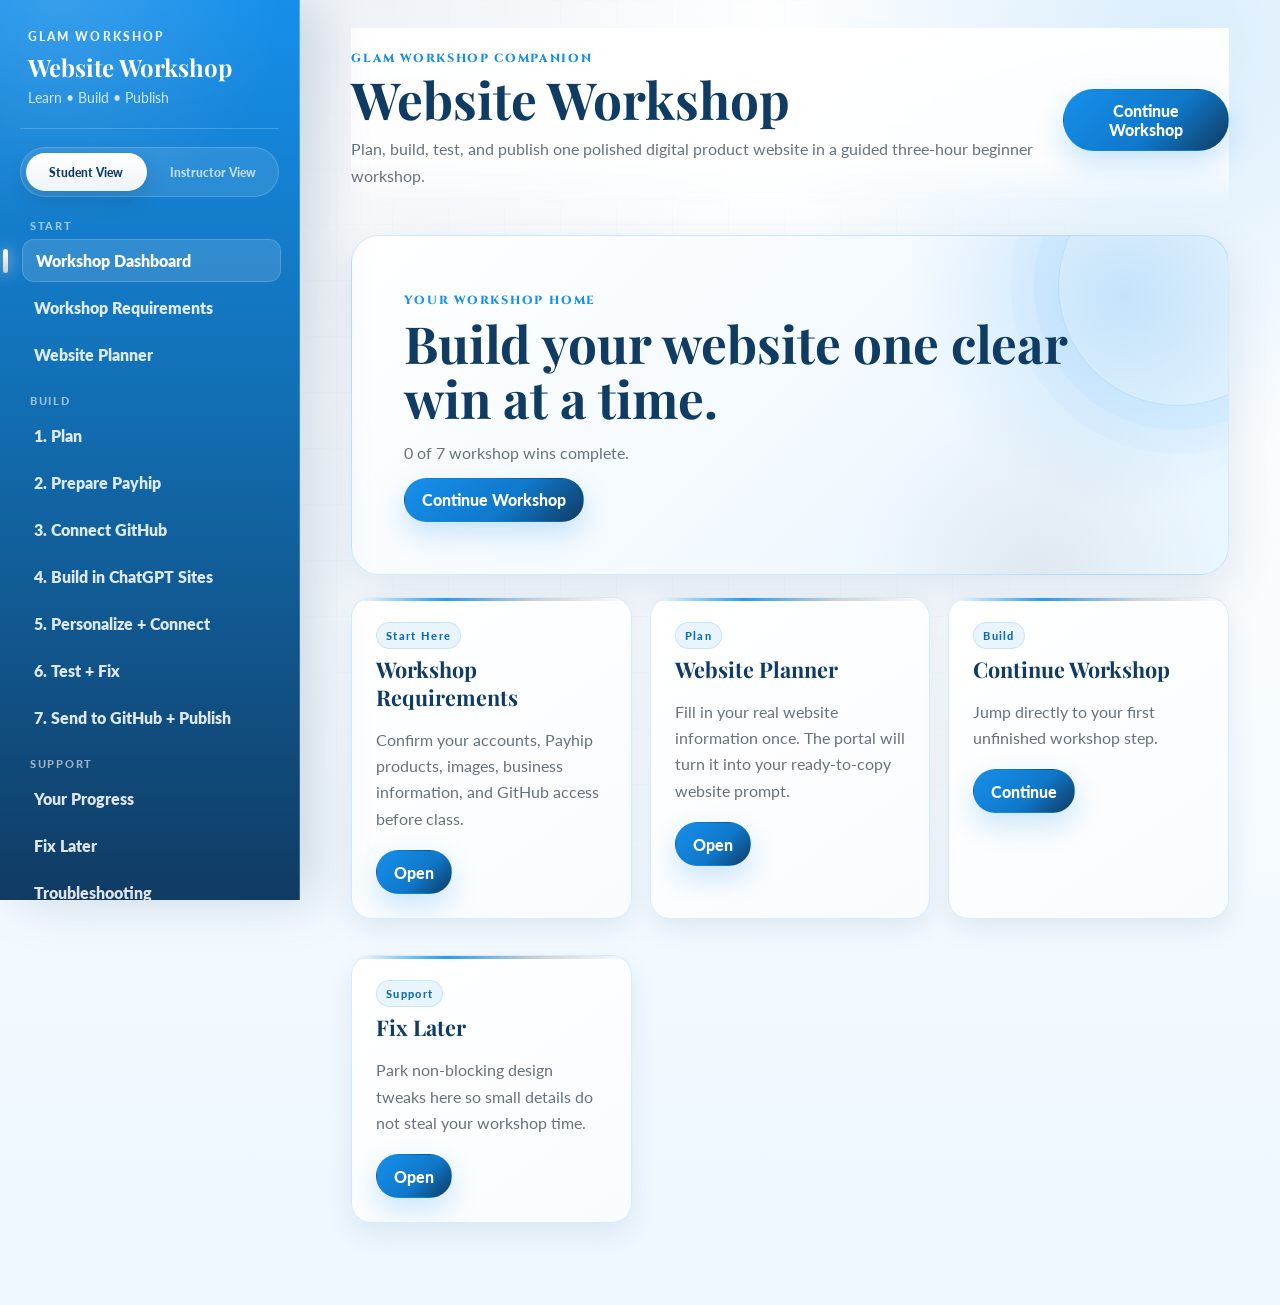
<file: index.html>
<!doctype html>
<html lang="en">
  <head>
    <meta charset="utf-8" />
    <meta name="viewport" content="width=device-width,initial-scale=1" />
    <meta
      name="description"
      content="Glam Website Workshop companion for planning, building, testing, and publishing a digital product website."
    />
    <title>Website Workshop</title>
<link rel="manifest" href="manifest.json">
<meta name="theme-color" content="#f8fbfd">
<meta name="apple-mobile-web-app-title" content="Website Workshop">
<meta name="mobile-web-app-capable" content="yes">
<link rel="apple-touch-icon" href="apple-touch-icon.png">
<link rel="icon" type="image/png" sizes="192x192" href="icon-192.png">

    <link rel="preconnect" href="https://fonts.googleapis.com" />
    <link rel="preconnect" href="https://fonts.gstatic.com" crossorigin />
    <link
      href="https://fonts.googleapis.com/css2?family=Cinzel:wght@600;700;800&family=Lato:wght@400;700;900&family=Playfair+Display:wght@600;700;800&display=swap"
      rel="stylesheet"
    />

    <link rel="stylesheet" href="css/style.css" />
  </head>

  <body>
    <button id="menuBtn" class="menu" aria-label="Open menu">☰</button>

    <aside id="sidebar">
      <div class="brand">
        <span class="brand-kicker">GLAM WORKSHOP</span>
        <h2 id="sideTitle"></h2>
        <p>Learn • Build • Publish</p>
      </div>

      <div class="view-switcher" aria-label="Portal view">
        <button id="studentViewBtn" class="view-btn active" type="button">
          Student View
        </button>
        <button id="instructorViewBtn" class="view-btn" type="button">
          Instructor View
        </button>
      </div>

      <nav id="nav"></nav>

      <div class="progress">
        <div class="progress-head">
          <span>Workshop Progress</span>
          <strong id="progressText">0% complete</strong>
        </div>
        <div class="progress-track">
          <i id="progressBar"></i>
        </div>
      </div>
    </aside>

    <main>
      <header class="top-header">
        <div>
          <p id="eyebrow"></p>
          <h1 id="pageTitle"></h1>
          <p id="pageIntro"></p>
        </div>
        <button id="continueBtn" class="continue-btn" type="button">
          Continue Workshop
        </button>
      </header>

      <div id="page"></div>
    </main>

    <div id="toast" role="status" aria-live="polite"></div>

    <script src="js/workshop-settings.js"></script>
    <script src="js/app.js"></script>
  </body>
</html>
</file>
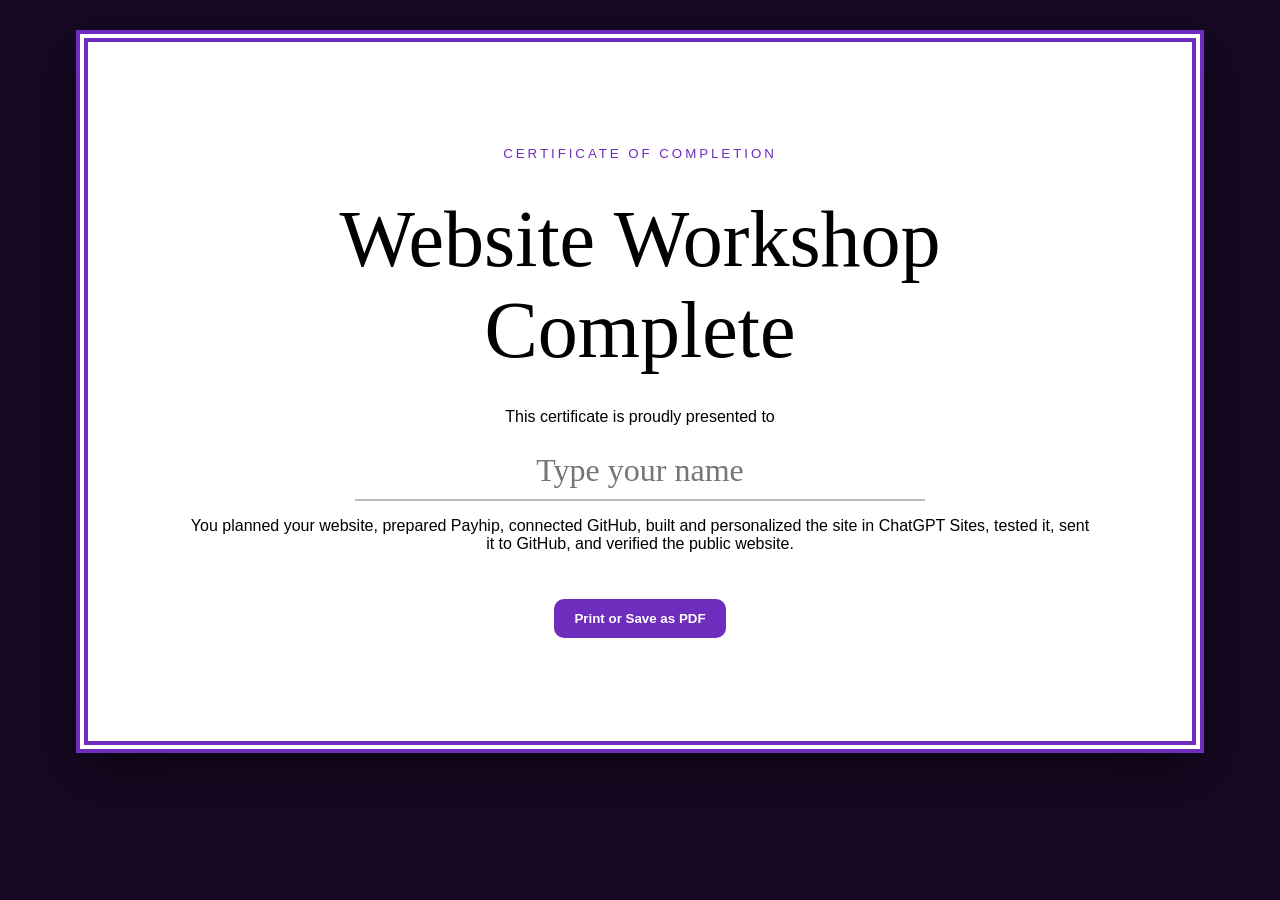
<file: diploma.html>
<!doctype html>
<html lang="en">
  <head>
    <meta charset="utf-8" />
    <meta name="viewport" content="width=device-width,initial-scale=1" />
    <title>Workshop Diploma</title>
    <style>
      body {
        margin: 0;
        background: #180824;
        font-family: Arial, sans-serif;
        padding: 30px;
      }
      .d {
        max-width: 900px;
        margin: auto;
        background: white;
        border: 12px double #6f2dbd;
        padding: 8vw;
        text-align: center;
        box-shadow: 0 20px 60px #0008;
      }
      .d small {
        letter-spacing: 0.22em;
        color: #6f2dbd;
      }
      .d h1 {
        font:
          clamp(2.4rem, 7vw, 5rem) Georgia,
          serif;
        margin: 0.4em 0;
      }
      .d input {
        border: 0;
        border-bottom: 2px solid #bbb;
        text-align: center;
        font: 2rem Georgia;
        width: min(100%, 550px);
        padding: 10px;
      }
      .d button {
        margin-top: 30px;
        background: #6f2dbd;
        color: #fff;
        border: 0;
        border-radius: 10px;
        padding: 12px 20px;
        font-weight: bold;
      }
      @media print {
        body {
          background: white;
          padding: 0;
        }
        .d {
          box-shadow: none;
        }
        .d button {
          display: none;
        }
      }
    </style>
  </head>
  <body>
    <div class="d">
      <small>CERTIFICATE OF COMPLETION</small>
      <h1 id="title">Workshop Complete</h1>
      <p>This certificate is proudly presented to</p>
      <input aria-label="Student name" placeholder="Type your name" />
      <p id="message">for successfully completing the workshop.</p>
      <button onclick="print()">Print or Save as PDF</button>
    </div>
    <script src="js/workshop-settings.js"></script>
    <script>
      const c = WORKSHOP_SETTINGS;
      document.title = c.completion.title;
      document.querySelector("#title").textContent = c.completion.title;
      document.querySelector("#message").textContent = c.completion.message;
    </script>
  </body>
</html>
</file>
<file: css/style.css>
:root {
  --sapphire: #168fea;
  --deep-sapphire: #103b63;
  --silver: #c9ced6;
  --silver-bright: #eef2f7;
  --white: #ffffff;
  --black: #171a1e;
  --ink: #1c2730;
  --muted: #66727d;
  --soft: #f6fbff;
  --soft-blue: #edf7ff;
  --line: rgba(22, 143, 234, 0.18);
  --line-strong: rgba(22, 143, 234, 0.34);
  --shadow: 0 18px 50px rgba(16, 59, 99, 0.12);
  --shadow-soft: 0 10px 28px rgba(16, 59, 99, 0.09);
  --radius-xl: 28px;
  --radius-lg: 20px;
  --radius-md: 14px;
  --sidebar: 300px;
}

*,
*::before,
*::after {
  box-sizing: border-box;
}

html {
  scroll-behavior: smooth;
}

body {
  margin: 0;
  min-height: 100vh;
  font-family: "Lato", Arial, sans-serif;
  color: var(--ink);
  background:
    radial-gradient(circle at 92% 3%, rgba(22, 143, 234, 0.16), transparent 24%),
    radial-gradient(circle at 30% 0%, rgba(238, 242, 247, 0.95), transparent 26%),
    linear-gradient(180deg, #ffffff 0%, #f8fcff 48%, #edf7ff 100%);
}

body::before {
  content: "";
  position: fixed;
  inset: 0;
  pointer-events: none;
  z-index: -1;
  background:
    linear-gradient(rgba(16, 59, 99, 0.025) 1px, transparent 1px),
    linear-gradient(90deg, rgba(16, 59, 99, 0.025) 1px, transparent 1px);
  background-size: 56px 56px;
  mask-image: radial-gradient(circle at center, black, transparent 82%);
}

button,
input,
textarea,
select {
  font: inherit;
}

button,
.button {
  cursor: pointer;
}

a {
  color: inherit;
}

/* SIDEBAR */

aside#sidebar {
  position: fixed;
  inset: 0 auto 0 0;
  width: var(--sidebar);
  min-height: 100vh;
  padding: 26px 20px 30px;
  overflow-y: auto;
  color: var(--white);
  background:
    radial-gradient(circle at 20% 0%, rgba(255, 255, 255, 0.14), transparent 24%),
    linear-gradient(180deg, #168fea 0%, #126fb4 44%, #103b63 100%);
  border-right: 1px solid rgba(255, 255, 255, 0.18);
  box-shadow: 18px 0 50px rgba(16, 59, 99, 0.18);
  z-index: 20;
}

.brand {
  padding: 4px 8px 22px;
  border-bottom: 1px solid rgba(255, 255, 255, 0.2);
}

.brand-kicker {
  display: block;
  margin-bottom: 8px;
  color: var(--silver-bright);
  font-size: 0.72rem;
  font-weight: 900;
  letter-spacing: 0.18em;
}

.brand h2 {
  margin: 0;
  font-family: "Playfair Display", Georgia, serif;
  font-size: 1.5rem;
}

.brand p {
  margin: 7px 0 0;
  color: rgba(255, 255, 255, 0.78);
  font-size: 0.85rem;
}

.view-switcher {
  display: grid;
  grid-template-columns: 1fr 1fr;
  gap: 6px;
  margin: 18px 0 22px;
  padding: 5px;
  border: 1px solid rgba(255, 255, 255, 0.18);
  border-radius: 999px;
  background: rgba(255, 255, 255, 0.1);
}

.view-btn {
  min-height: 38px;
  border: 0;
  border-radius: 999px;
  color: rgba(255, 255, 255, 0.72);
  background: transparent;
  font-size: 0.78rem;
  font-weight: 900;
}

.view-btn.active {
  color: var(--deep-sapphire);
  background: linear-gradient(180deg, #ffffff, #eef4f8);
  box-shadow: 0 8px 22px rgba(0, 0, 0, 0.12);
}

.nav-group {
  margin: 18px 0;
}

.nav-heading {
  display: block;
  margin: 0 10px 7px;
  color: rgba(255, 255, 255, 0.58);
  font-size: 0.67rem;
  font-weight: 900;
  letter-spacing: 0.16em;
}

.nav-btn {
  position: relative;
  display: block;
  width: 100%;
  min-height: 43px;
  margin: 4px 0;
  padding: 10px 13px;
  border: 1px solid transparent;
  border-radius: 12px;
  color: rgba(255, 255, 255, 0.86);
  background: transparent;
  text-align: left;
  font-weight: 800;
  transition: 180ms ease;
}

.nav-btn:hover,
.nav-btn.active {
  color: var(--white);
  background: rgba(255, 255, 255, 0.13);
  border-color: rgba(255, 255, 255, 0.16);
  transform: translateX(2px);
}

.nav-btn.active::before {
  content: "";
  position: absolute;
  left: -20px;
  top: 50%;
  width: 5px;
  height: 24px;
  transform: translateY(-50%);
  border-radius: 999px;
  background: linear-gradient(180deg, #ffffff, #c9ced6);
  box-shadow: 0 0 16px rgba(255, 255, 255, 0.8);
}

.progress {
  margin-top: 26px;
  padding: 16px;
  border-radius: 16px;
  background: rgba(255, 255, 255, 0.1);
  border: 1px solid rgba(255, 255, 255, 0.16);
}

.progress-head {
  display: flex;
  justify-content: space-between;
  gap: 10px;
  font-size: 0.77rem;
}

.progress-track {
  height: 8px;
  margin-top: 10px;
  overflow: hidden;
  border-radius: 999px;
  background: rgba(255, 255, 255, 0.18);
}

.progress-track i {
  display: block;
  width: 0;
  height: 100%;
  background: linear-gradient(90deg, #ffffff, #cfd8e3);
  transition: width 250ms ease;
}

/* MAIN */

main {
  margin-left: var(--sidebar);
  min-height: 100vh;
  padding: 28px clamp(22px, 4vw, 64px) 64px;
}

.top-header {
  position: sticky;
  top: 0;
  z-index: 10;
  display: flex;
  align-items: center;
  justify-content: space-between;
  gap: 24px;
  margin-bottom: 28px;
  padding: 22px 0 18px;
  background: linear-gradient(
    180deg,
    rgba(255, 255, 255, 0.96),
    rgba(255, 255, 255, 0.82) 75%,
    transparent
  );
  backdrop-filter: blur(16px);
}

#eyebrow {
  margin: 0 0 7px;
  color: var(--sapphire);
  font-family: "Cinzel", Georgia, serif;
  font-size: 0.74rem;
  font-weight: 800;
  letter-spacing: 0.14em;
  text-transform: uppercase;
}

#pageTitle {
  max-width: 920px;
  margin: 0;
  color: var(--deep-sapphire);
  font-family: "Playfair Display", Georgia, serif;
  font-size: clamp(2.15rem, 4vw, 4.3rem);
  line-height: 1.04;
}

#pageIntro {
  max-width: 800px;
  margin: 10px 0 0;
  color: var(--muted);
  line-height: 1.65;
}

.continue-btn,
.primary,
.secondary,
.button {
  display: inline-flex;
  align-items: center;
  justify-content: center;
  min-height: 44px;
  padding: 11px 17px;
  border-radius: 999px;
  border: 1px solid transparent;
  text-decoration: none;
  font-weight: 900;
  transition: 180ms ease;
}

.continue-btn,
.primary {
  color: var(--white);
  background: linear-gradient(135deg, #168fea 0%, #0f78ca 58%, #103b63 100%);
  box-shadow: 0 12px 28px rgba(22, 143, 234, 0.22);
}

.continue-btn:hover,
.primary:hover {
  transform: translateY(-2px);
  box-shadow: 0 17px 36px rgba(22, 143, 234, 0.3);
}

.secondary {
  color: var(--deep-sapphire);
  background: linear-gradient(180deg, #ffffff, #eef4f8);
  border-color: rgba(16, 59, 99, 0.14);
}

.secondary:hover {
  border-color: var(--line-strong);
  transform: translateY(-1px);
}

/* HERO */

.hero-panel {
  position: relative;
  overflow: hidden;
  margin-bottom: 22px;
  padding: clamp(28px, 5vw, 52px);
  border: 1px solid var(--line);
  border-radius: var(--radius-xl);
  background:
    radial-gradient(circle at 88% 18%, rgba(22, 143, 234, 0.2), transparent 26%),
    radial-gradient(circle at 78% 100%, rgba(201, 206, 214, 0.36), transparent 24%),
    linear-gradient(135deg, #ffffff 0%, #f2f9ff 58%, #e9f6ff 100%);
  box-shadow: var(--shadow);
}

.hero-panel::after {
  content: "";
  position: absolute;
  width: 240px;
  height: 240px;
  right: -70px;
  top: -70px;
  border-radius: 50%;
  border: 1px solid rgba(22, 143, 234, 0.15);
  box-shadow:
    0 0 0 24px rgba(22, 143, 234, 0.04),
    0 0 0 48px rgba(22, 143, 234, 0.025);
}

.hero-kicker {
  color: var(--sapphire);
  font-family: "Cinzel", Georgia, serif;
  font-size: 0.74rem;
  font-weight: 800;
  letter-spacing: 0.15em;
}

.hero-panel h2 {
  position: relative;
  z-index: 1;
  max-width: 720px;
  margin: 8px 0 12px;
  color: var(--deep-sapphire);
  font-family: "Playfair Display", Georgia, serif;
  font-size: clamp(2rem, 4vw, 3.4rem);
  line-height: 1.08;
}

.hero-panel p {
  position: relative;
  z-index: 1;
  color: var(--muted);
}

/* CARDS */

.grid {
  display: grid;
  grid-template-columns: repeat(auto-fit, minmax(245px, 1fr));
  gap: 18px;
}

.card {
  position: relative;
  overflow: hidden;
  margin-bottom: 18px;
  padding: 24px;
  border: 1px solid rgba(22, 143, 234, 0.16);
  border-radius: var(--radius-lg);
  background:
    linear-gradient(145deg, rgba(255, 255, 255, 0.98), rgba(248, 252, 255, 0.98));
  box-shadow: var(--shadow-soft);
}

.card::before {
  content: "";
  position: absolute;
  inset: 0 0 auto 0;
  height: 3px;
  background: linear-gradient(
    90deg,
    transparent,
    rgba(22, 143, 234, 0.9),
    rgba(201, 206, 214, 0.95),
    transparent
  );
}

.card h3 {
  margin: 6px 0 10px;
  color: var(--deep-sapphire);
  font-family: "Playfair Display", Georgia, serif;
  font-size: 1.35rem;
}

.card h4 {
  color: var(--deep-sapphire);
}

.card p,
.card li {
  color: var(--muted);
  line-height: 1.65;
}

.tag {
  display: inline-flex;
  align-items: center;
  min-height: 27px;
  padding: 5px 9px;
  border-radius: 999px;
  color: #0b6bb8;
  background: rgba(22, 143, 234, 0.09);
  border: 1px solid rgba(22, 143, 234, 0.15);
  font-size: 0.68rem;
  font-weight: 900;
  letter-spacing: 0.12em;
}

.actions {
  display: flex;
  flex-wrap: wrap;
  gap: 10px;
  margin-top: 18px;
}

/* FORMS */

.field {
  display: grid;
  gap: 7px;
  margin: 14px 0;
}

.field > span {
  color: var(--deep-sapphire);
  font-weight: 900;
}

textarea,
input,
select {
  width: 100%;
  border: 1px solid rgba(16, 59, 99, 0.18);
  border-radius: 12px;
  padding: 13px 14px;
  color: var(--ink);
  background: rgba(255, 255, 255, 0.95);
  outline: 0;
}

textarea:focus,
input:focus,
select:focus {
  border-color: rgba(22, 143, 234, 0.65);
  box-shadow: 0 0 0 4px rgba(22, 143, 234, 0.09);
}

textarea {
  min-height: 140px;
  resize: vertical;
}

.lesson-prompt,
#generatedPrompt {
  min-height: 300px;
  margin-top: 12px;
  font-family: "Lato", Arial, sans-serif;
  line-height: 1.55;
  background: #f8fbfd;
}

.check {
  display: flex;
  align-items: flex-start;
  gap: 10px;
  margin: 10px 0;
  color: var(--muted);
}

.check input {
  width: auto;
  margin-top: 4px;
  accent-color: var(--sapphire);
}

/* COMPLETION GATES */

.checkpoint {
  margin-top: 22px;
  padding: 18px;
  border: 1px solid rgba(22, 143, 234, 0.17);
  border-radius: 16px;
  background: linear-gradient(180deg, #f5fbff, #ffffff);
}

.complete-gate:disabled {
  opacity: 0.42;
  cursor: not-allowed;
  transform: none;
  box-shadow: none;
}

.lesson.done {
  border-color: rgba(22, 143, 234, 0.42);
  background:
    radial-gradient(circle at 100% 0%, rgba(22, 143, 234, 0.11), transparent 28%),
    #ffffff;
}

/* INSTRUCTOR VIEW */

.instructor-panel {
  position: relative;
  margin-bottom: 22px;
  padding: 24px;
  border: 1px solid rgba(201, 206, 214, 0.8);
  border-radius: var(--radius-lg);
  background:
    radial-gradient(circle at 90% 0%, rgba(22, 143, 234, 0.12), transparent 30%),
    linear-gradient(135deg, #171a1e 0%, #103b63 100%);
  color: var(--white);
  box-shadow: 0 20px 50px rgba(16, 59, 99, 0.2);
}

.instructor-badge {
  display: inline-flex;
  padding: 6px 10px;
  border-radius: 999px;
  background: linear-gradient(180deg, #f6f8fb, #c9ced6);
  color: #171a1e;
  font-size: 0.7rem;
  font-weight: 900;
  letter-spacing: 0.12em;
}

.instructor-grid {
  display: grid;
  grid-template-columns: repeat(5, minmax(100px, 1fr));
  gap: 10px;
  margin: 18px 0;
}

.instructor-grid div {
  padding: 13px;
  border: 1px solid rgba(255, 255, 255, 0.14);
  border-radius: 13px;
  background: rgba(255, 255, 255, 0.07);
}

.instructor-grid strong,
.instructor-grid span {
  display: block;
}

.instructor-grid strong {
  color: #dfe8f1;
  font-size: 0.7rem;
  text-transform: uppercase;
  letter-spacing: 0.08em;
}

.instructor-grid span {
  margin-top: 5px;
  font-weight: 900;
}

.instructor-note,
.instructor-script {
  margin-top: 10px;
  padding: 14px;
  border-radius: 13px;
  background: rgba(255, 255, 255, 0.08);
  line-height: 1.55;
}

.instructor-script {
  border-left: 3px solid #168fea;
}

/* SUPPORT */

.issue-picker {
  display: grid;
  grid-template-columns: repeat(auto-fit, minmax(230px, 1fr));
  gap: 12px;
  margin-bottom: 18px;
}

.issue-btn {
  min-height: 100px;
  padding: 18px;
  border: 1px solid rgba(22, 143, 234, 0.16);
  border-radius: 16px;
  background: #ffffff;
  color: var(--deep-sapphire);
  text-align: left;
  box-shadow: var(--shadow-soft);
}

.issue-btn span,
.issue-btn strong {
  display: block;
}

.issue-btn span {
  margin-bottom: 7px;
  color: var(--sapphire);
  font-size: 0.7rem;
  font-weight: 900;
  letter-spacing: 0.1em;
  text-transform: uppercase;
}

.issue-btn strong {
  font-family: "Playfair Display", Georgia, serif;
  font-size: 1.1rem;
}

.stack-list {
  display: grid;
  gap: 12px;
}

.list-card,
.help-card {
  margin-bottom: 0;
}

.small-btn {
  min-height: 36px;
  padding: 8px 13px;
  font-size: 0.78rem;
}

.empty-state {
  text-align: center;
}

.progress-row {
  display: flex;
  gap: 10px;
  align-items: center;
  padding: 12px 0;
  border-bottom: 1px solid rgba(16, 59, 99, 0.09);
  color: var(--muted);
}

.progress-row.complete-row {
  color: var(--deep-sapphire);
}

.progress-row span {
  color: var(--sapphire);
  font-size: 1.2rem;
  font-weight: 900;
}

.saved-note {
  margin-top: 10px;
  padding: 14px;
  border-radius: 12px;
  background: var(--soft-blue);
}

.saved-note button {
  float: right;
  border: 0;
  background: transparent;
  color: var(--deep-sapphire);
  font-weight: 900;
}

hr {
  border: 0;
  border-top: 1px solid rgba(16, 59, 99, 0.12);
  margin: 24px 0;
}

#toast {
  position: fixed;
  right: 22px;
  bottom: 22px;
  z-index: 99;
  padding: 13px 17px;
  border-radius: 999px;
  color: var(--white);
  background: linear-gradient(135deg, var(--sapphire), var(--deep-sapphire));
  box-shadow: 0 14px 34px rgba(16, 59, 99, 0.24);
  opacity: 0;
  transform: translateY(12px);
  transition: 220ms ease;
  pointer-events: none;
}

#toast.show {
  opacity: 1;
  transform: translateY(0);
}

.menu {
  display: none;
  position: fixed;
  top: 12px;
  left: 12px;
  z-index: 50;
  width: 46px;
  height: 46px;
  border: 0;
  border-radius: 14px;
  color: var(--white);
  background: var(--deep-sapphire);
}

/* RESPONSIVE */

@media (max-width: 1100px) {
  .instructor-grid {
    grid-template-columns: repeat(2, 1fr);
  }
}

@media (max-width: 820px) {
  .menu {
    display: grid;
    place-items: center;
  }

  aside#sidebar {
    transform: translateX(-100%);
    transition: 220ms ease;
  }

  aside#sidebar.open {
    transform: translateX(0);
  }

  main {
    margin-left: 0;
    padding-top: 70px;
  }

  .top-header {
    position: static;
    align-items: flex-start;
    flex-direction: column;
  }

  .continue-btn {
    width: 100%;
  }

  .instructor-grid {
    grid-template-columns: 1fr 1fr;
  }
}

@media (max-width: 540px) {
  .grid,
  .issue-picker,
  .instructor-grid {
    grid-template-columns: 1fr;
  }

  .card,
  .hero-panel,
  .instructor-panel {
    padding: 19px;
  }

  #pageTitle {
    font-size: 2.25rem;
  }
}

@media (prefers-reduced-motion: reduce) {
  *,
  *::before,
  *::after {
    scroll-behavior: auto !important;
    animation-duration: 0.01ms !important;
    animation-iteration-count: 1 !important;
    transition-duration: 0.01ms !important;
  }
}
</file>
